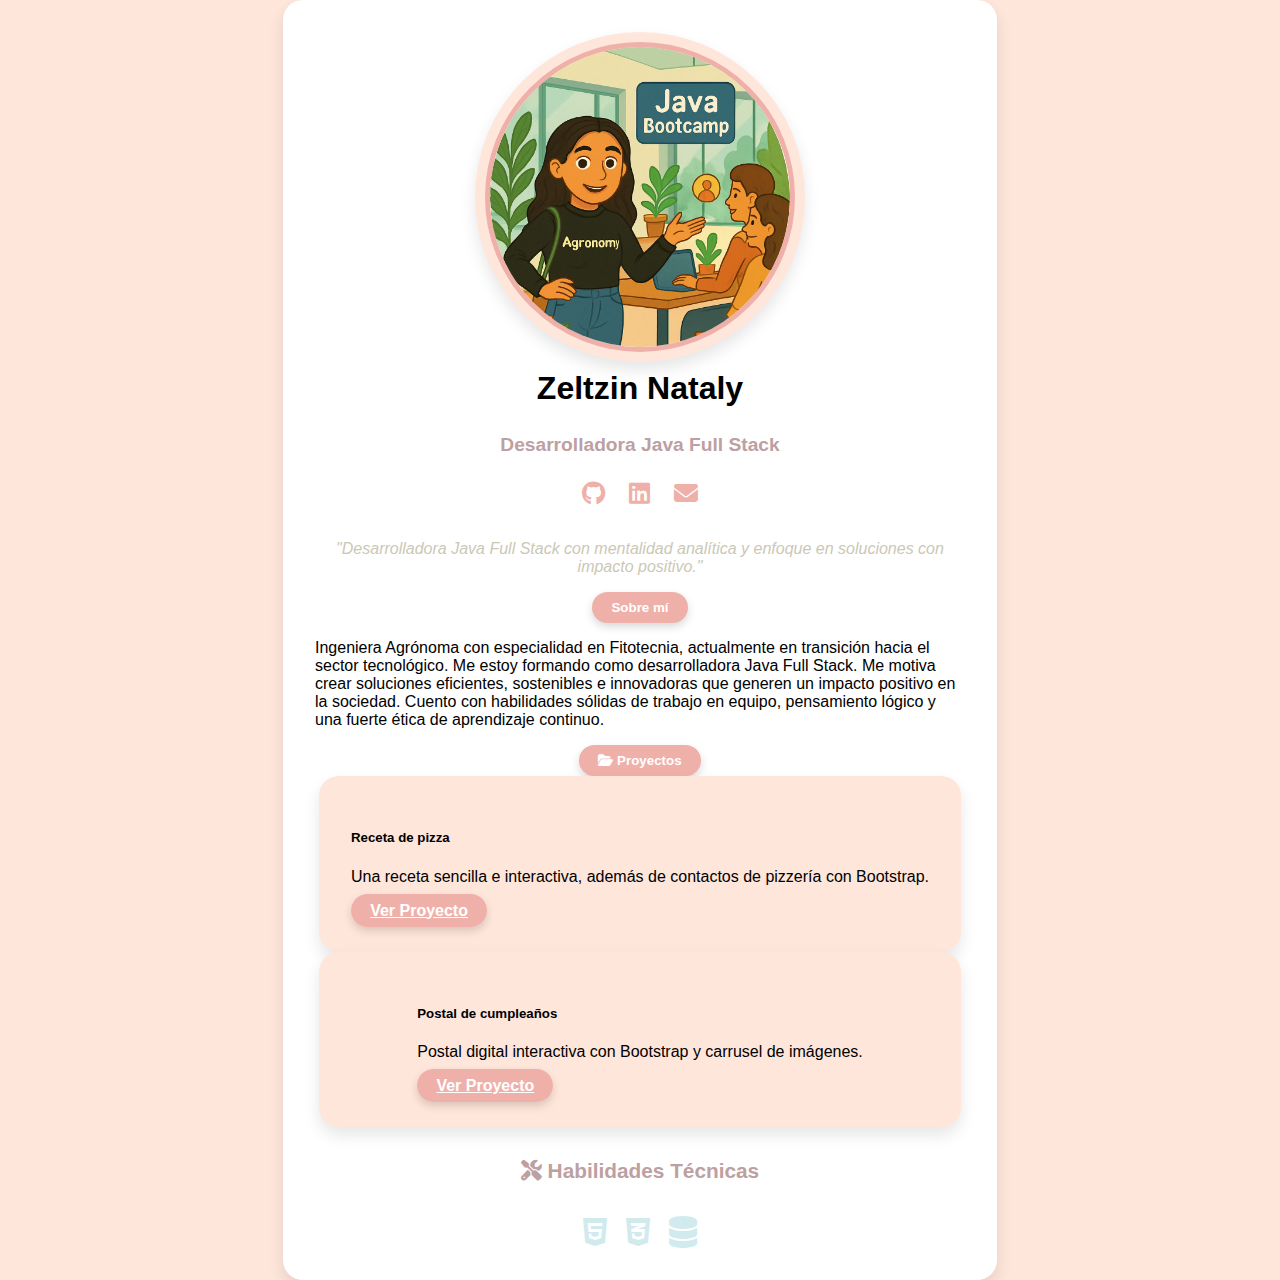
<file: index.html>
<!DOCTYPE html>
<html lang="es">
<head>
  <meta charset="UTF-8">
  <meta name="viewport" content="width=device-width, initial-scale=1.0">
  <title>Portafolio | Zeltzin Nataly</title>
  <link href="https://cdn.jsdelivr.net/npm/bootstrap@5.3.6/dist/css/bootstrap.min.css" rel="stylesheet" integrity="sha384-4Q6Gf2aSP4eDXB8Miphtr37CMZZQ5oXLH2yaXMJ2w8e2ZtHTl7GptT4jmndRuHDT" crossorigin="anonymous">
  <link rel="stylesheet" href="style.css">
  <link rel="stylesheet" href="https://cdnjs.cloudflare.com/ajax/libs/font-awesome/6.5.0/css/all.min.css">
  
</head>
<body>
  <div class="card">
    <div class="avatar">
      <img src="assets/imagen1.jpg" alt="Foto de Zeltzin Nataly">
    </div>

    <h1>Zeltzin Nataly</h1>
    <p class="title">Desarrolladora Java Full Stack</p>

    <div class="social-icons">
      <a href="https://github.com/Zeltzin03" target="_blank" title="GitHub"><i class="fab fa-github"></i></a>
      <a href="https://www.linkedin.com/in/zeltzin-nataly-rivero-romo-1461b21b1?utm_source=share&utm_campaign=share_via&utm_content=profile&utm_medium=ios_app " target="_blank" title="LinkedIn"><i class="fab fa-linkedin"></i></a>
      <a href="mailto:zeltzinromo@gmail.com" title="Correo"><i class="fas fa-envelope"></i></a>
    </div>

    <p class="frase">"Desarrolladora Java Full Stack con mentalidad analítica y enfoque en soluciones con impacto positivo."</p>

<!-- Botón para mostrar 'Sobre mí' -->
<button class="btn btn-toggle-custom mb-3" type="button" data-bs-toggle="collapse" data-bs-target="#sobreMi">
  Sobre mí
</button>

<!-- Contenido colapsable de 'Sobre mí' -->
<div class="collapse" id="sobreMi">
  <p class="descripcion mt-2">
    Ingeniera Agrónoma con especialidad en Fitotecnia, actualmente en transición hacia el sector tecnológico.
    Me estoy formando como desarrolladora Java Full Stack. Me motiva crear soluciones eficientes, sostenibles e innovadoras
    que generen un impacto positivo en la sociedad. Cuento con habilidades sólidas de trabajo en equipo, pensamiento lógico
    y una fuerte ética de aprendizaje continuo.
  </p>
</div>

<!-- Sección de Proyectos -->
<!-- Botón para desplegar los proyectos -->
<button class="btn btn-toggle-custom mb-3" type="button" data-bs-toggle="collapse" data-bs-target="#proyectos">
  <i class="fas fa-folder-open me-2"></i> Proyectos
</button>

<!-- Contenido colapsable de los proyectos -->
<div class="collapse" id="proyectos">
  <div class="row row-cols-1 row-cols-md-2 g-4">
    
    <!-- Proyecto 1: Receta de Pizza -->
    <div class="col">
      <div class="card h-100 shadow-sm" style="background-color: #ffe6db; border: none;">
        <div class="card-body">
          <h5 class="card-title text-bda0a2">Receta de pizza</h5>
          <p class="card-text">Una receta sencilla e interactiva, además de contactos de pizzería con Bootstrap.</p>
          <a href="proyectos/receta/receta.html" target="_blank" class="btn btn-toggle-custom">Ver Proyecto</a>
        </div>
      </div>
    </div> 

    <!-- Proyecto 2: Postal -->
    <div class="col">
      <div class="card h-100 shadow-sm" style="background-color: #ffe6db; border: none;">
        <div class="card-body">
          <h5 class="card-title text-bda0a2">Postal de cumpleaños</h5>
          <p class="card-text">Postal digital interactiva con Bootstrap y carrusel de imágenes.</p>
          <a href="proyectos/postal/postal.html" target="_blank" class="btn btn-toggle-custom">Ver Proyecto</a>
        </div>
      </div>
    </div>

  </div>
</div>

<!--Habilidades tecnicas-->
<h2><i class="fas fa-tools"></i> Habilidades Técnicas</h2>

<div class="skills mt-3">
  <i class="fab fa-html5 fs-2 me-3" data-bs-toggle="tooltip" title="HTML"></i>
  <i class="fab fa-css3-alt fs-2 me-3" data-bs-toggle="tooltip" title="CSS"></i>
  <i class="fas fa-database fs-2" data-bs-toggle="tooltip" title="MySQL"></i>
</div>

<script>
  const tooltipTriggerList = document.querySelectorAll('[data-bs-toggle="tooltip"]');
  const tooltipList = [...tooltipTriggerList].map(t => new bootstrap.Tooltip(t));
</script>

  <script src="https://cdn.jsdelivr.net/npm/bootstrap@5.3.6/dist/js/bootstrap.min.js" integrity="sha384-RuyvpeZCxMJCqVUGFI0Do1mQrods/hhxYlcVfGPOfQtPJh0JCw12tUAZ/Mv10S7D" crossorigin="anonymous"></script>  
</body>
</html>
</file>
<file: style.css>
/* Paleta: #bda0a2, #ffe6db, #d1eaee, #cbc8b5, #efb0a9 */

body {
  margin: 0;
  padding: 0;
  font-family: 'Segoe UI', sans-serif;
  background-color: #ffe6db;
  display: flex;
  justify-content: center;
  align-items: center;
  height: 100vh;
}

.card {
  display: flex;
  flex-direction: column;
  align-items: center;
  padding: 2rem;
  background-color: #fff;
  border-radius: 20px;
  box-shadow: 0 8px 16px rgba(0, 0, 0, 0.1);
  max-width: 650px;
  margin: auto;
}

.avatar {
  background-color: #ffe6db;
  padding: 10px;
  border-radius: 50%;
  display: flex;
  align-items: center;
  justify-content: center;
  box-shadow: 0 8px 16px rgba(0, 0, 0, 0.1);
}

.avatar img {
  width: 300px;
  height: 300px;
  border-radius: 50%;
  object-fit: cover;
  border: 5px solid #efb0a9;
  transition: transform 0.3s ease;
}

.avatar img:hover {
  transform: scale(1.5);
}


h1 {
  margin: 0.5rem 0;
}

.title {
  font-size: 1.2rem;
  color: #bda0a2;
  margin-bottom: 0.5rem;
  font-weight: 600;
}

.frase {
  font-style: italic;
  color: #cbc8b5;
  margin-bottom: 1rem;
  text-align: center;
}
.social-icons {
  margin: 1rem 0;
}

.social-icons a {
  text-decoration: none;
  color: #efb0a9;
  font-size: 1.5rem;
  margin: 0 0.6rem;
  transition: transform 0.3s;
}

.social-icons a:hover {
  transform: scale(1.2);
  color: #d1eaee;
}

h2 {
  margin-top: 2rem;
  color: #bda0a2;
  font-size: 1.3rem;
}

.projects {
  list-style: none;
  padding: 0;
  color: #333;
  margin: 1rem 0;
  text-align: left;
}

.projects li {
  margin: 0.5rem 0;
}

.skills {
  font-size: 2rem;
  color: #d1eaee;
  display: flex;
  justify-content: center;
  gap: 1.2rem;
  margin-top: 1rem;
}

.btn-toggle-custom {
  background-color: #efb0a9; /* color principal */
  color: #fff;
  border: none;
  border-radius: 30px;
  padding: 0.5rem 1.2rem;
  font-weight: 600;
  transition: all 0.3s ease;
  box-shadow: 0 4px 8px rgba(0, 0, 0, 0.15);
}

.btn-toggle-custom:hover {
  background-color: #bda0a2;
  color: #fff;
  transform: scale(1.05);
}
</file>
